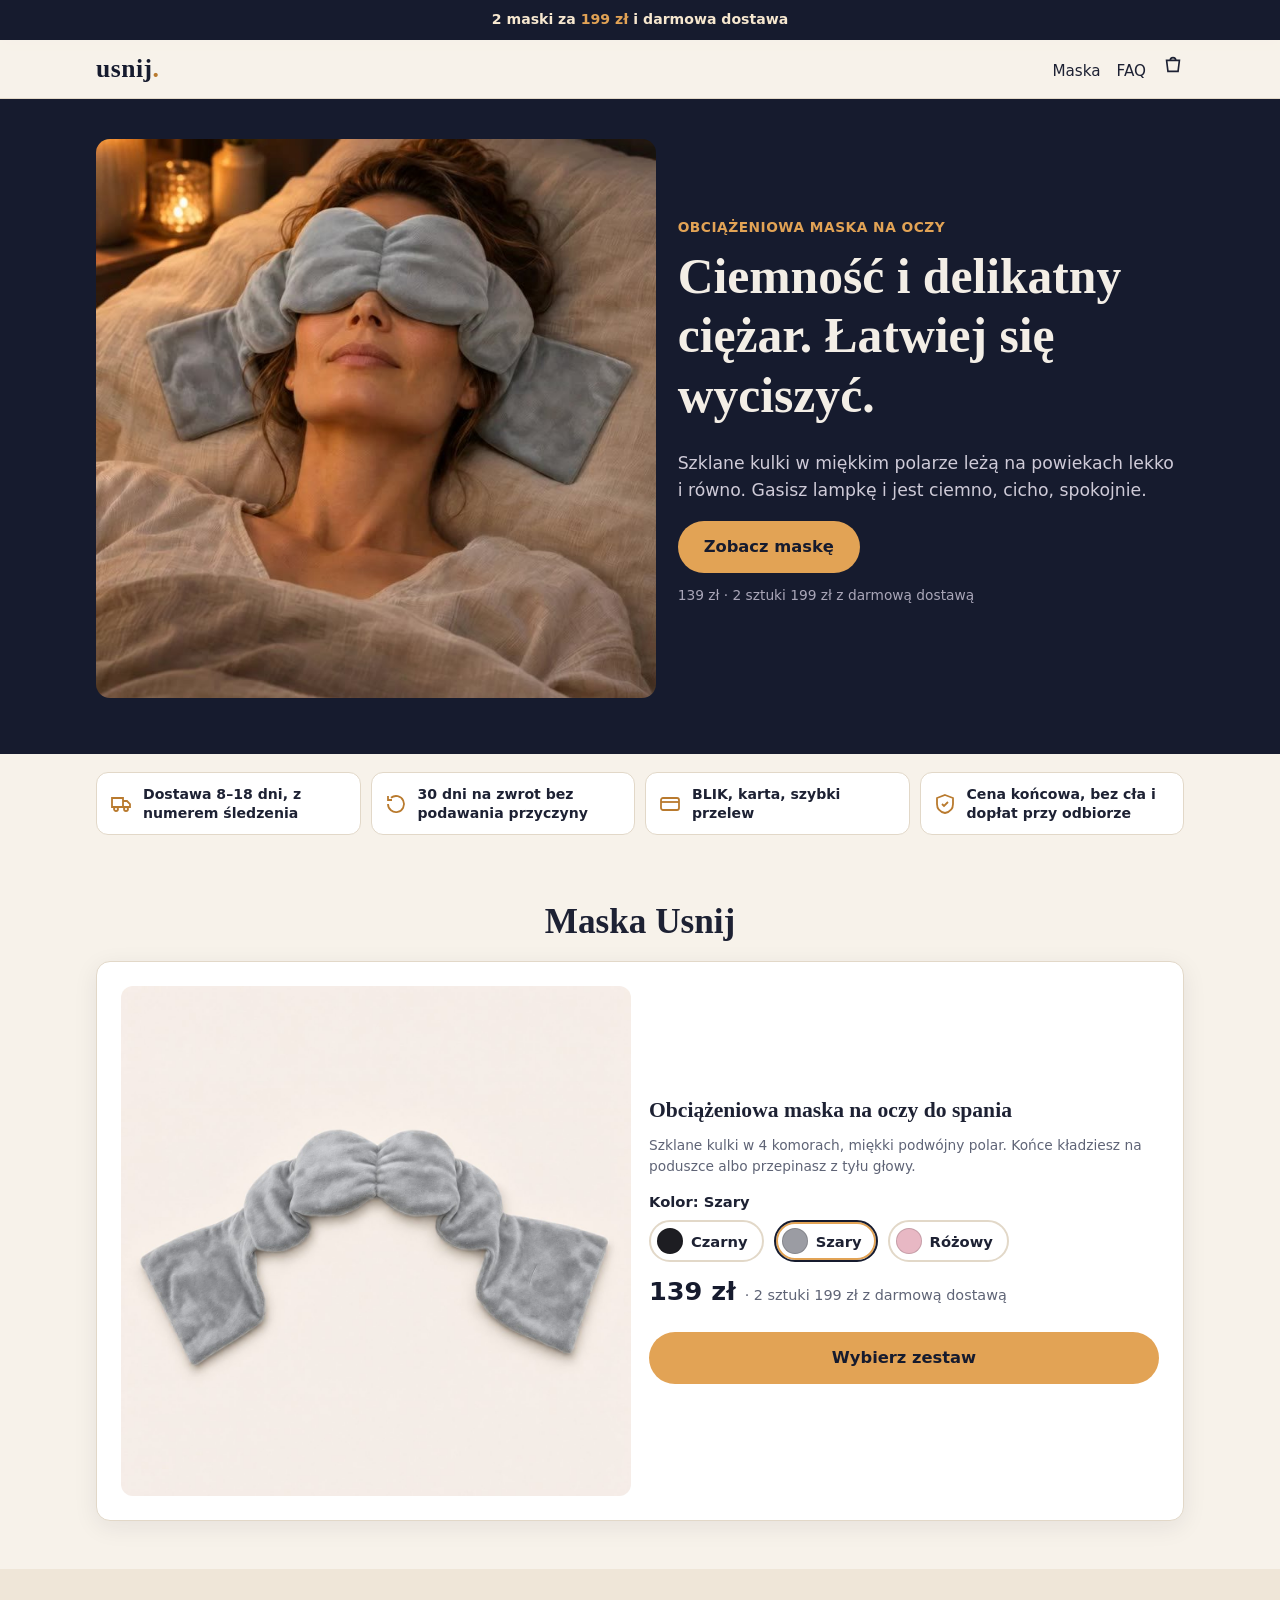
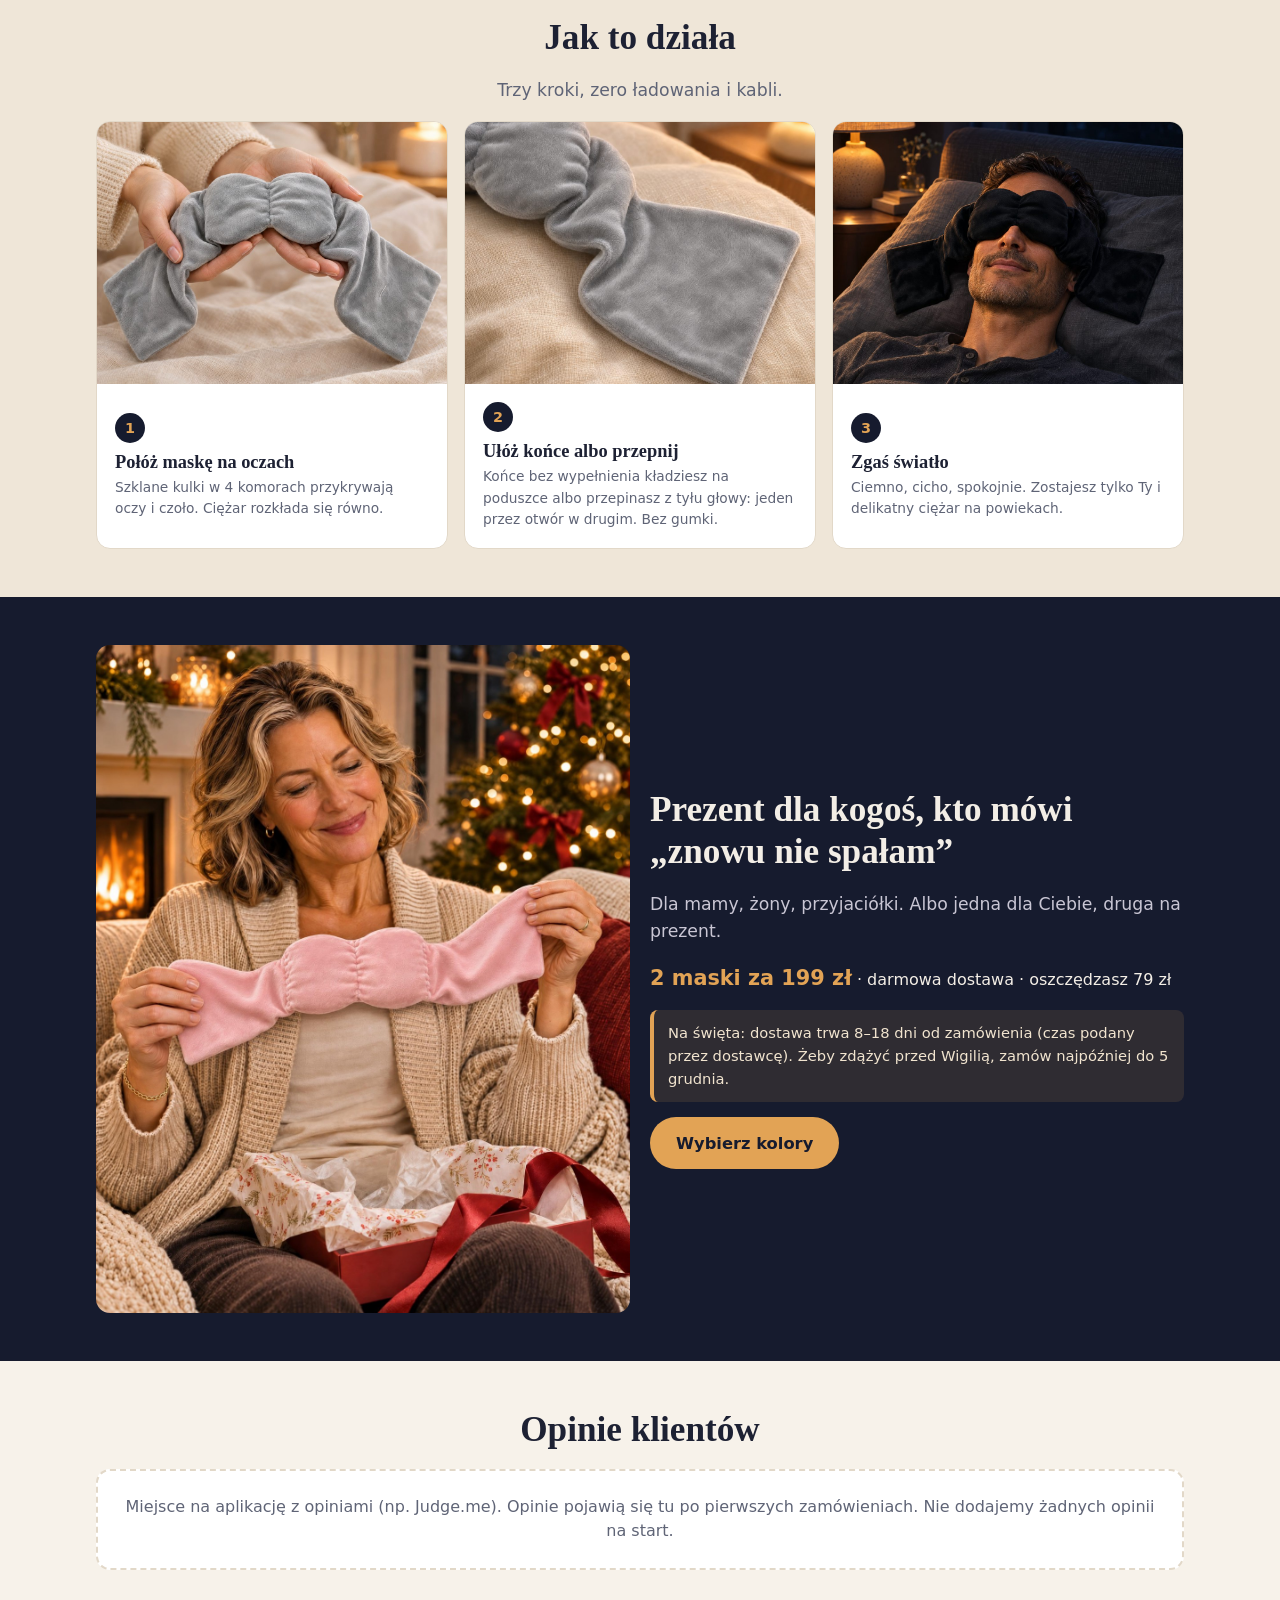
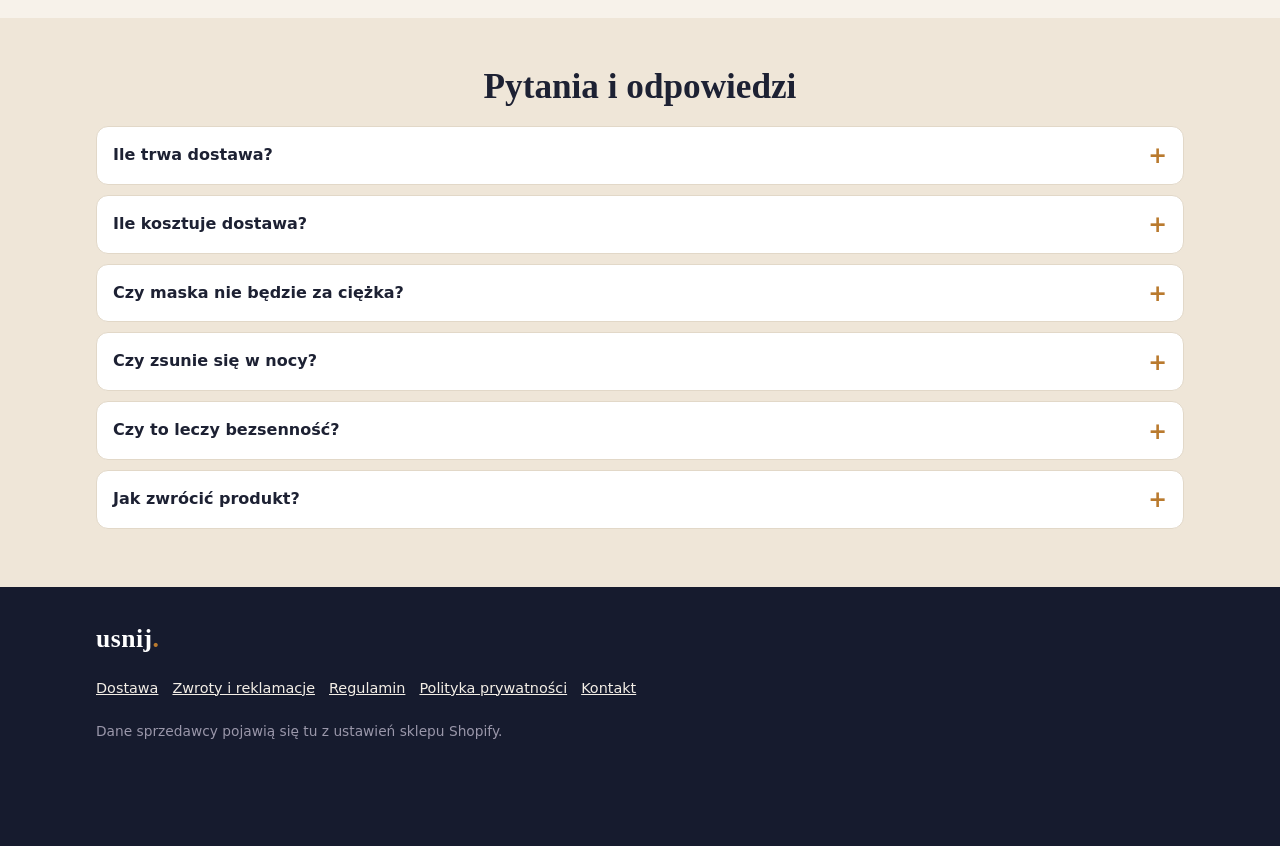
<file: sklep/podglad/index.html>
<!doctype html>
<html lang="pl">
<head>
<meta charset="utf-8">
<meta name="viewport" content="width=device-width,initial-scale=1">
<title>Usnij: obciążeniowa maska na oczy do spania</title>
<meta name="description" content="Obciążeniowa maska na oczy ze szklanymi kulkami. Ciemność i delikatny ciężar na powiekach. 2 maski za 199 zł z darmową dostawą.">
<link rel="stylesheet" href="style.css">
</head>
<body>

<!-- 1. Pasek promocji -->
<div class="promo">2 maski za <b>199 zł</b> i darmowa dostawa</div>

<header class="head"><div class="wrap">
  <a class="logo" href="index.html">usnij<span>.</span></a>
  <nav><a href="produkt.html">Maska</a><a href="#faq">FAQ</a><a class="cart-ico" href="produkt.html" aria-label="Koszyk"><svg width="22" height="22" viewBox="0 0 24 24" fill="none" stroke="currentColor" stroke-width="1.8"><path d="M5 7h14l-1.5 12h-11z"/><path d="M9 7a3 3 0 0 1 6 0"/></svg></a></nav>
</div></header>

<!-- 2. Hero -->
<section class="hero"><div class="wrap">
  <div class="hero-media">
    <video autoplay muted loop playsinline preload="auto" poster="img/hero-petla-poster.jpg" aria-label="Kobieta spokojnie odpoczywa w łóżku z szarą obciążeniową maską Usnij na oczach, ciepłe światło lampki"><source src="img/hero-petla.mp4" type="video/mp4"></video>
  </div>
  <div>
    <p class="small" style="color:#e2a355;font-weight:700;letter-spacing:.5px;text-transform:uppercase;margin-bottom:.6em">Obciążeniowa maska na oczy</p>
    <h1>Ciemność i delikatny ciężar. Łatwiej się wyciszyć.</h1>
    <p class="lead">Szklane kulki w miękkim polarze leżą na powiekach lekko i równo. Gasisz lampkę i jest ciemno, cicho, spokojnie.</p>
    <a class="btn" href="produkt.html">Zobacz maskę</a>
    <p class="small" style="color:#a9a6b8;margin-top:12px">139 zł · 2 sztuki 199 zł z darmową dostawą</p>
  </div>
</div></section>

<!-- 3. Pasek z konkretami -->
<div class="wrap"><div class="trust">
  <div><svg width="24" height="24" viewBox="0 0 24 24" fill="none" stroke="currentColor" stroke-width="1.8"><path d="M3 6h11v9H3zM14 9h4l3 3v3h-7"/><circle cx="7" cy="17" r="2"/><circle cx="17" cy="17" r="2"/></svg>Dostawa 8–18 dni, z numerem śledzenia</div>
  <div><svg width="24" height="24" viewBox="0 0 24 24" fill="none" stroke="currentColor" stroke-width="1.8"><path d="M4 12a8 8 0 1 0 3-6.2"/><path d="M4 4v4h4"/></svg>30 dni na zwrot bez podawania przyczyny</div>
  <div><svg width="24" height="24" viewBox="0 0 24 24" fill="none" stroke="currentColor" stroke-width="1.8"><rect x="3" y="6" width="18" height="12" rx="2"/><path d="M3 10h18"/></svg>BLIK, karta, szybki przelew</div>
  <div><svg width="24" height="24" viewBox="0 0 24 24" fill="none" stroke="currentColor" stroke-width="1.8"><path d="M12 3l8 3v6c0 5-3.5 8-8 9-4.5-1-8-4-8-9V6z"/><path d="M9 12l2 2 4-4"/></svg>Cena końcowa, bez cła i dopłat przy odbiorze</div>
</div></div>

<!-- 4. Produkt -->
<section><div class="wrap">
  <h2 class="center">Maska Usnij</h2>
  <div class="pcard">
    <a class="media" href="produkt.html"><img data-color-img src="img/packshot-szara.jpg" alt="Obciążeniowa maska na oczy Usnij"></a>
    <div>
      <h3 style="font-size:1.35rem">Obciążeniowa maska na oczy do spania</h3>
      <p class="small">Szklane kulki w 4 komorach, miękki podwójny polar. Końce kładziesz na poduszce albo przepinasz z tyłu głowy.</p>
      <div class="label">Kolor: <span data-color-name></span></div>
      <div class="swatches">
        <button class="sw" data-kolor="Czarny"><i style="background:#1d1d22"></i>Czarny</button>
        <button class="sw" data-kolor="Szary"><i style="background:#9b9ca3"></i>Szary</button>
        <button class="sw" data-kolor="Różowy"><i style="background:#e8b8c4"></i>Różowy</button>
      </div>
      <p class="price">139 zł <small>· 2 sztuki 199 zł z darmową dostawą</small></p>
      <a class="btn block" href="produkt.html">Wybierz zestaw</a>
    </div>
  </div>
</div></section>

<!-- 5. Jak to działa -->
<section class="alt"><div class="wrap">
  <h2 class="center">Jak to działa</h2>
  <p class="lead center">Trzy kroki, zero ładowania i kabli.</p>
  <div class="steps">
    <div class="step"><img src="img/dlonie-szara.jpg" alt="Dłonie trzymają miękką szarą maskę Usnij" loading="lazy"><div class="body"><div class="num">1</div><h3>Połóż maskę na oczach</h3><p class="small">Szklane kulki w 4 komorach przykrywają oczy i czoło. Ciężar rozkłada się równo.</p></div></div>
    <div class="step"><img src="img/zblizenie-konce.jpg" alt="Płaski koniec szarej maski leży na poduszce" loading="lazy"><div class="body"><div class="num">2</div><h3>Ułóż końce albo przepnij</h3><p class="small">Końce bez wypełnienia kładziesz na poduszce albo przepinasz z tyłu głowy: jeden przez otwór w drugim. Bez gumki.</p></div></div>
    <div class="step"><img src="img/mezczyzna-czarna.jpg" alt="Mężczyzna odpoczywa w ciemnej sypialni z czarną maską Usnij na oczach" style="object-position:center 30%" loading="lazy"><div class="body"><div class="num">3</div><h3>Zgaś światło</h3><p class="small">Ciemno, cicho, spokojnie. Zostajesz tylko Ty i delikatny ciężar na powiekach.</p></div></div>
  </div>
</div></section>

<!-- 6a. Prezent -->
<section class="dark"><div class="wrap gift">
  <img src="img/prezent-rozowa.jpg" alt="Kobieta przy choince trzyma różową maskę Usnij wyjętą z prezentu" style="border-radius:14px" loading="lazy">
  <div>
    <h2>Prezent dla kogoś, kto mówi „znowu nie spałam”</h2>
    <p class="lead">Dla mamy, żony, przyjaciółki. Albo jedna dla Ciebie, druga na prezent.</p>
    <p><b style="color:#e2a355;font-size:1.3rem">2 maski za 199 zł</b> · darmowa dostawa · oszczędzasz 79 zł</p>
    <p class="note">Na święta: dostawa trwa 8–18 dni od zamówienia (czas podany przez dostawcę). Żeby zdążyć przed Wigilią, zamów najpóźniej do 5 grudnia.</p>
    <a class="btn" href="produkt.html">Wybierz kolory</a>
  </div>
</div></section>

<!-- 6b. Opinie -->
<section><div class="wrap">
  <h2 class="center">Opinie klientów</h2>
  <div class="reviews-slot">Miejsce na aplikację z opiniami (np. Judge.me). Opinie pojawią się tu po pierwszych zamówieniach. Nie dodajemy żadnych opinii na start.</div>
</div></section>

<!-- 6c. FAQ -->
<section class="alt" id="faq"><div class="wrap">
  <h2 class="center">Pytania i odpowiedzi</h2>
  <details><summary>Ile trwa dostawa?</summary><div class="in">8 do 18 dni od zamówienia: 1–3 dni przygotowania i 7–15 dni transportu. Wysyłamy z magazynu zagranicznego, a numer śledzenia dostajesz mailem zaraz po nadaniu. Jeśli paczka nie dotrze w ciągu 25 dni od nadania, wysyłamy nową albo oddajemy pieniądze, do wyboru.</div></details>
  <details><summary>Ile kosztuje dostawa?</summary><div class="in">Przy zamówieniu od 199 zł dostawa jest darmowa. Poniżej 199 zł kosztuje 12,99 zł. Cena jest końcowa, bez cła i dopłat przy odbiorze.</div></details>
  <details><summary>Czy maska nie będzie za ciężka?</summary><div class="in">Kulki są w 4 osobnych komorach, więc ciężar rozkłada się równo na oczach i czole, zamiast uciskać jeden punkt. Jeśli Ci nie posłuży, masz 30 dni na zwrot.</div></details>
  <details><summary>Czy zsunie się w nocy?</summary><div class="in">Końce maski są bez wypełnienia i leżą płasko na poduszce albo pod głową. Możesz też przepiąć maskę z tyłu głowy: jeden koniec przekładasz przez otwór w drugim. Bez gumki.</div></details>
  <details><summary>Czy to leczy bezsenność?</summary><div class="in">Nie. To nie jest wyrób medyczny. Maska daje ciemność i delikatny, równy ciężar na powiekach, co wielu osobom pomaga się wyciszyć.</div></details>
  <details><summary>Jak zwrócić produkt?</summary><div class="in">Masz 30 dni od odbioru na zwrot bez podawania przyczyny (ustawowo 14 dni, wydłużamy dobrowolnie). Napisz do nas z numerem zamówienia, a pieniądze oddamy w ciągu 14 dni od otrzymania paczki.</div></details>
</div></section>

<footer><div class="wrap">
  <a class="logo" href="index.html" style="color:#fff">usnij<span>.</span></a>
  <p style="margin-top:10px"><a href="#">Dostawa</a><a href="#">Zwroty i reklamacje</a><a href="#">Regulamin</a><a href="#">Polityka prywatności</a><a href="#">Kontakt</a></p>
  <p class="small" style="color:#9a97aa">Dane sprzedawcy pojawią się tu z ustawień sklepu Shopify.</p>
</div></footer>

<div class="toast" role="status"></div>
<script src="app.js"></script>
</body>
</html>
</file>
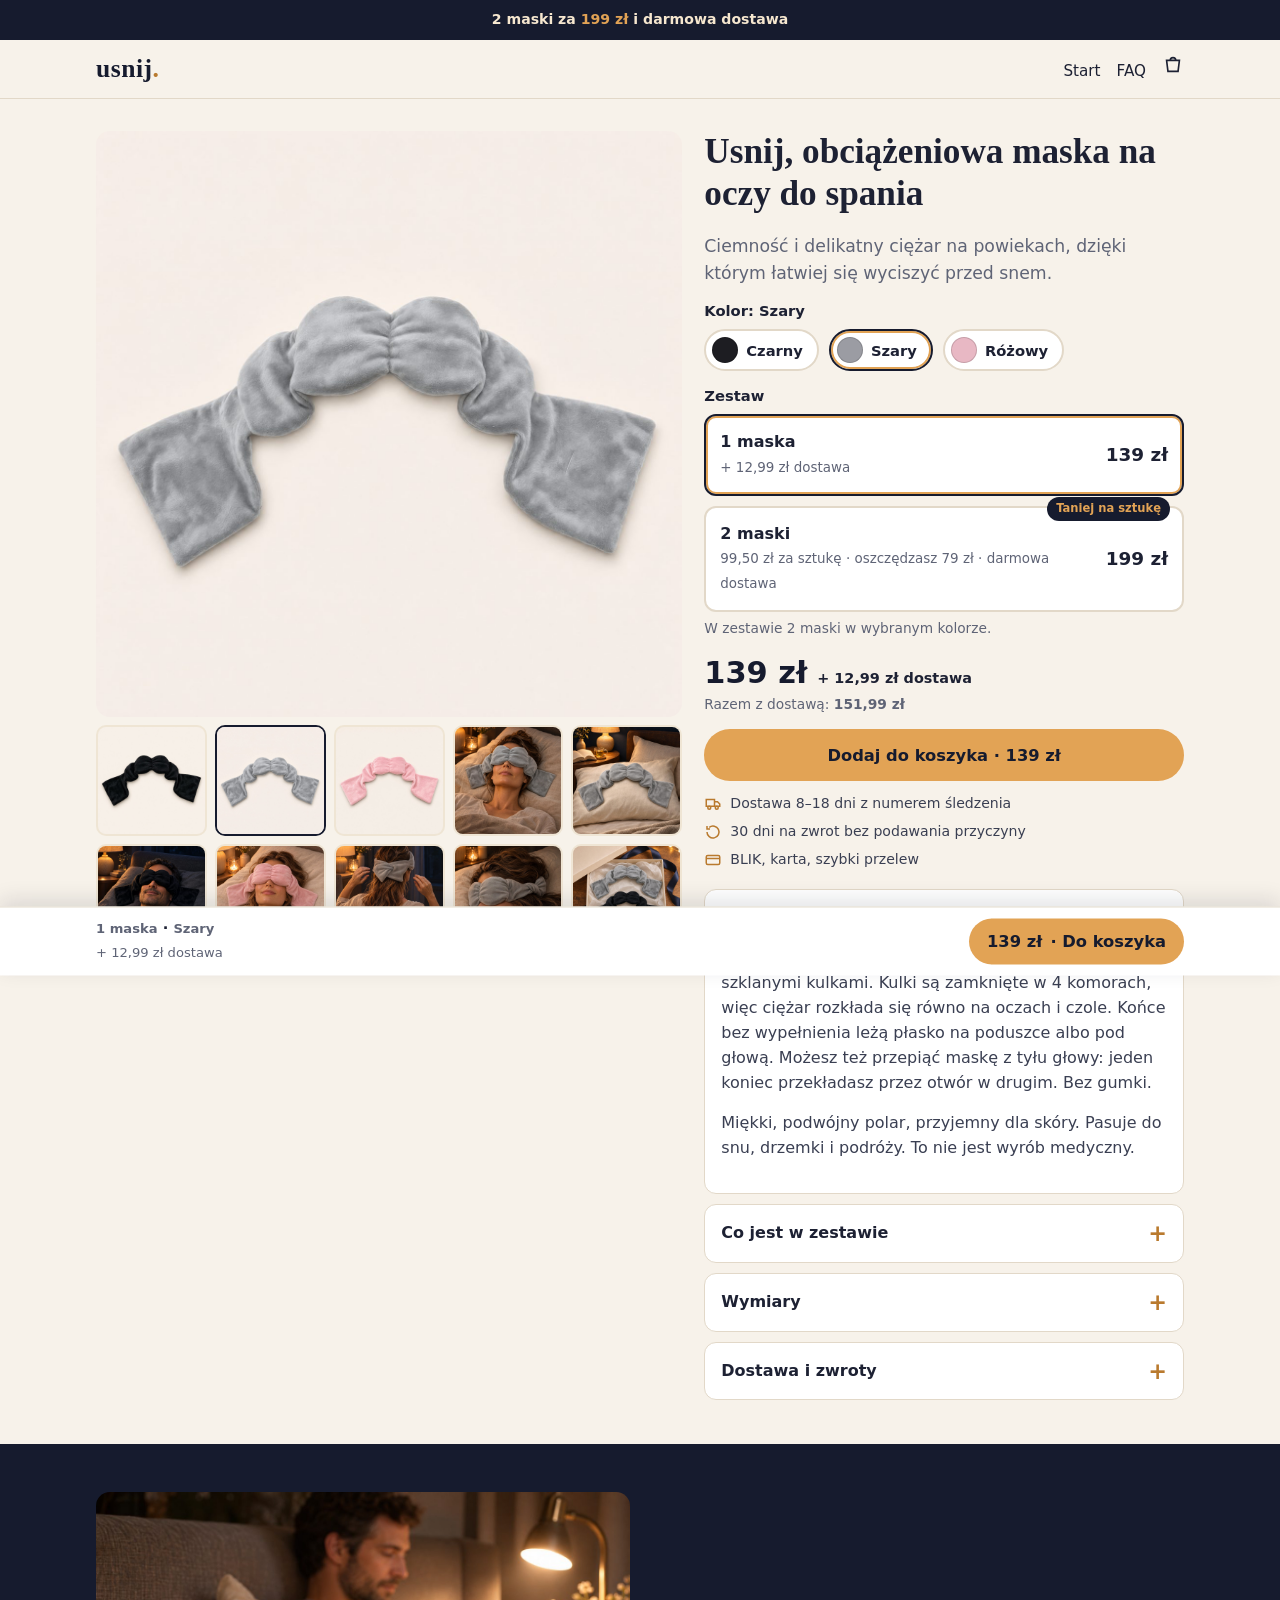
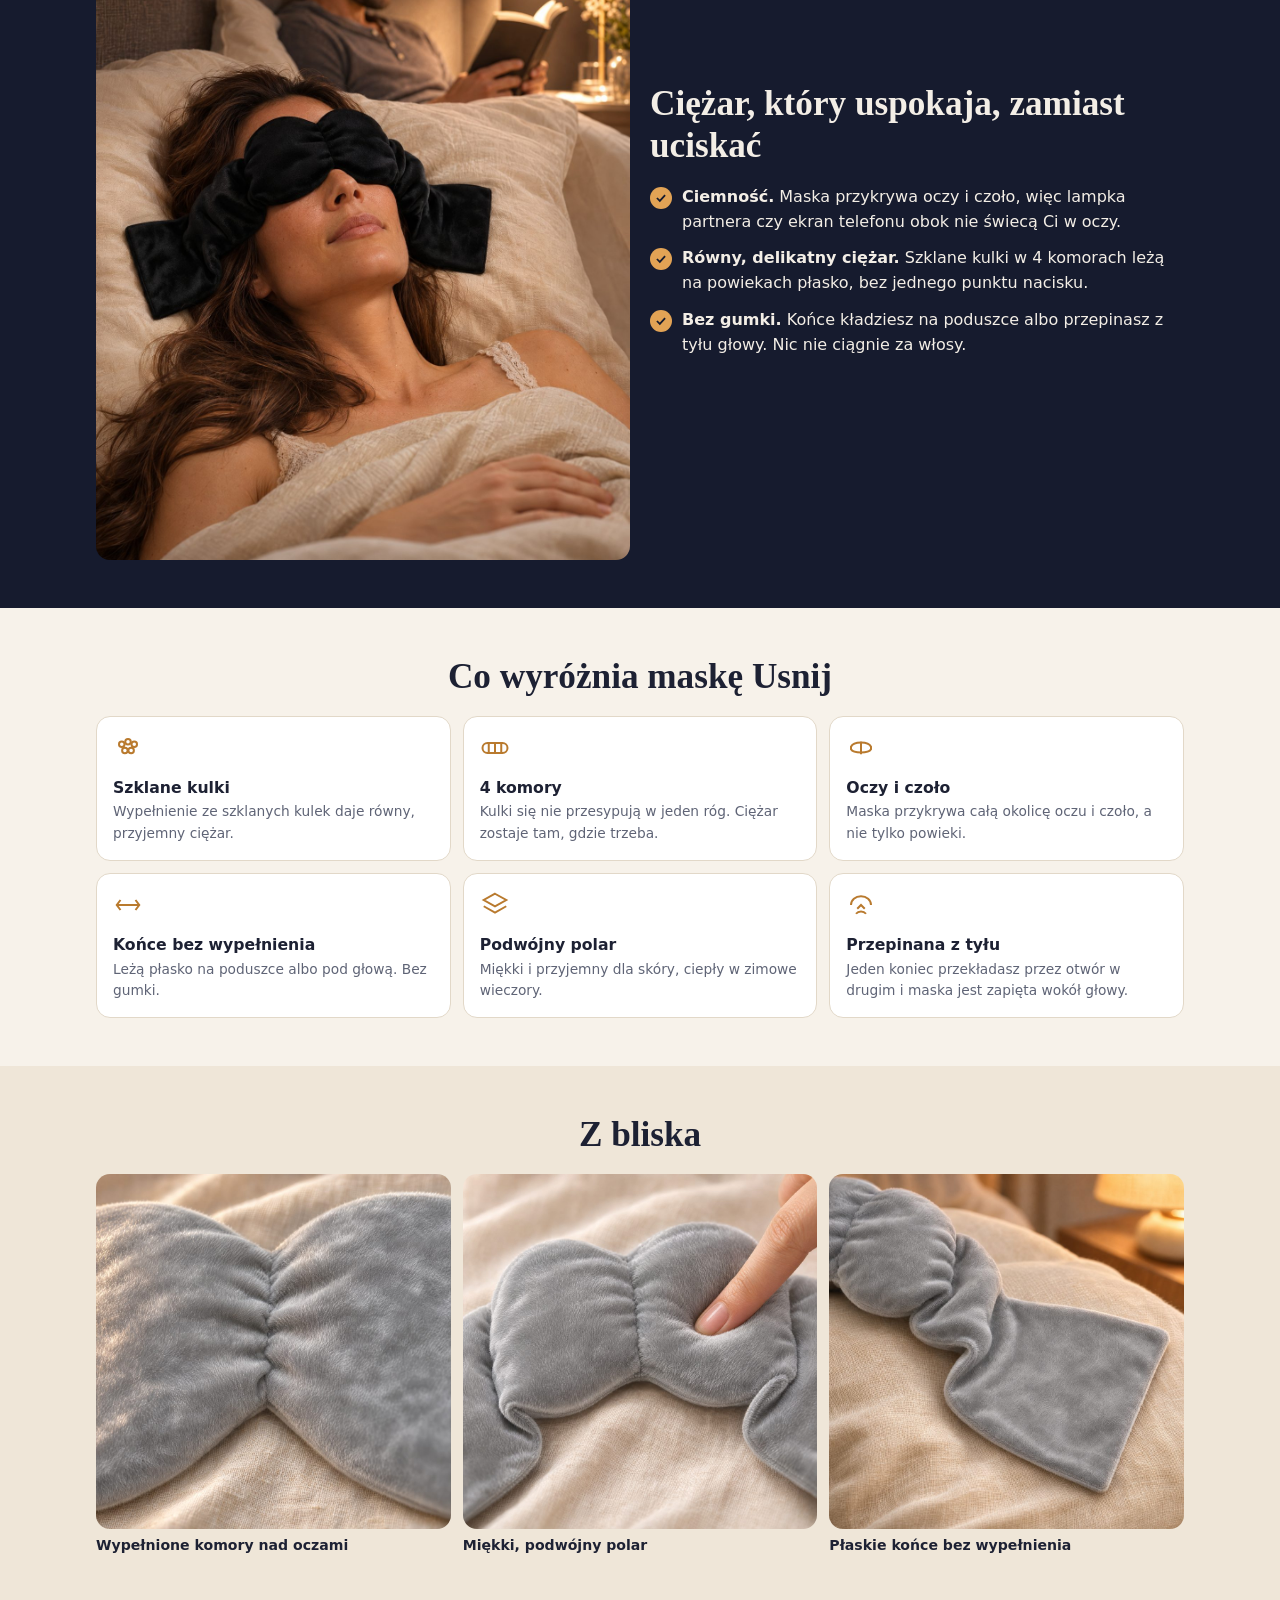
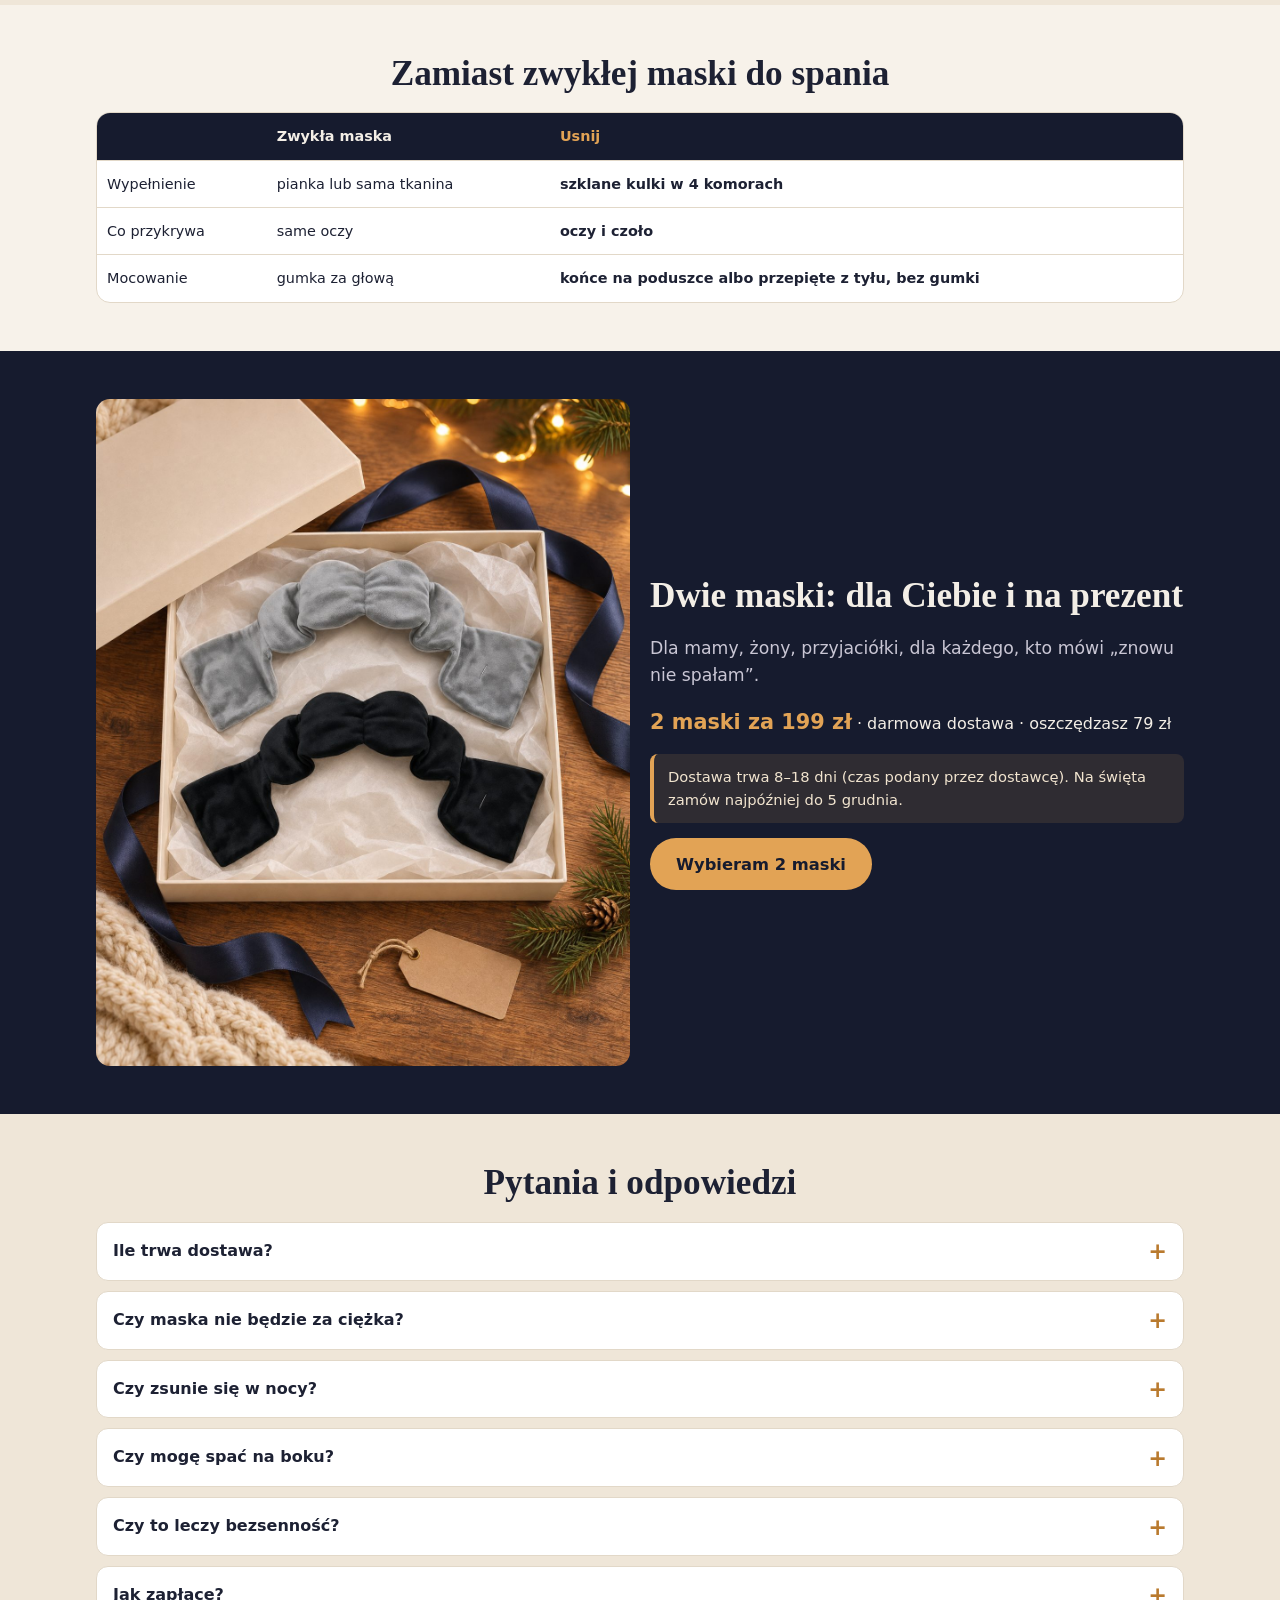
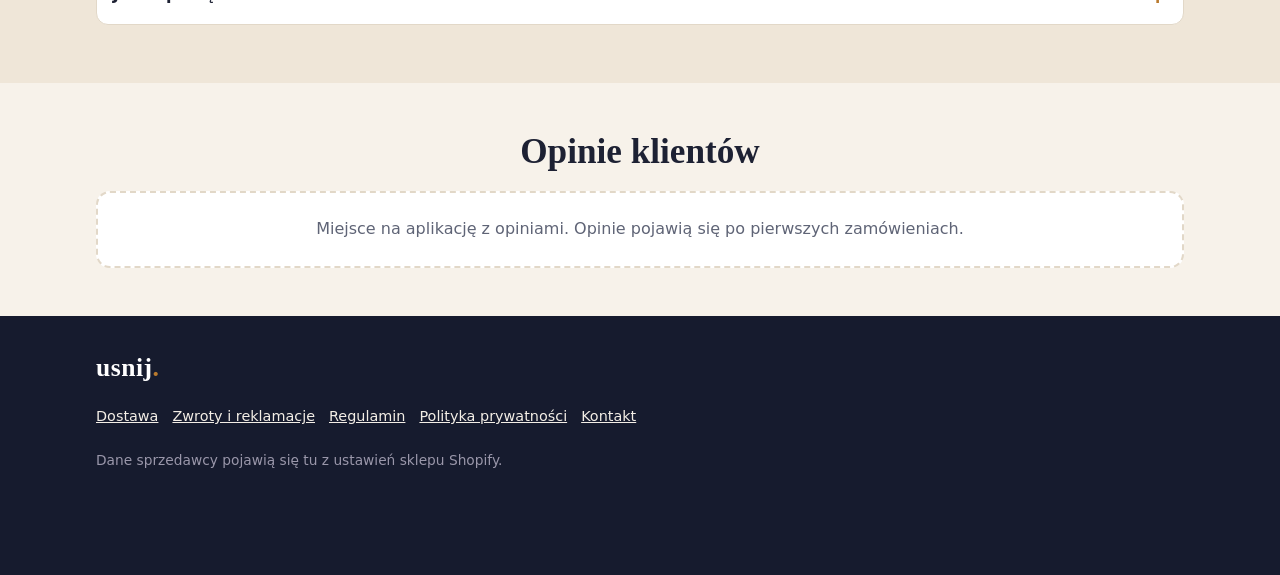
<file: sklep/podglad/produkt.html>
<!doctype html>
<html lang="pl">
<head>
<meta charset="utf-8">
<meta name="viewport" content="width=device-width,initial-scale=1">
<title>Usnij: obciążeniowa maska na oczy do spania</title>
<meta name="description" content="Obciążeniowa maska na oczy ze szklanymi kulkami w miękkim polarze. 139 zł, 2 sztuki 199 zł z darmową dostawą.">
<link rel="stylesheet" href="style.css">
</head>
<body>

<div class="promo">2 maski za <b>199 zł</b> i darmowa dostawa</div>
<header class="head"><div class="wrap">
  <a class="logo" href="index.html">usnij<span>.</span></a>
  <nav><a href="index.html">Start</a><a href="#faq">FAQ</a><a class="cart-ico" href="#" aria-label="Koszyk"><svg width="22" height="22" viewBox="0 0 24 24" fill="none" stroke="currentColor" stroke-width="1.8"><path d="M5 7h14l-1.5 12h-11z"/><path d="M9 7a3 3 0 0 1 6 0"/></svg></a></nav>
</div></header>

<!-- 1. Galeria i zakup -->
<div class="wrap pdp">
  <div class="gal">
    <div class="gal-main"><img data-color-img src="img/packshot-szara.jpg" alt="Obciążeniowa maska na oczy Usnij"></div>
    <div class="thumbs">
      <button class="thumb" data-kolor-thumb="Czarny"><img src="img/packshot-czarna.jpg" alt="Kolor czarny"><template><img src="img/packshot-czarna.jpg" alt="Maska Usnij, kolor czarny"></template></button>
      <button class="thumb" data-kolor-thumb="Szary" aria-current="true"><img src="img/packshot-szara.jpg" alt="Kolor szary"><template><img src="img/packshot-szara.jpg" alt="Maska Usnij, kolor szary"></template></button>
      <button class="thumb" data-kolor-thumb="Różowy"><img src="img/packshot-rozowa.jpg" alt="Kolor różowy"><template><img src="img/packshot-rozowa.jpg" alt="Maska Usnij, kolor różowy"></template></button>
      <button class="thumb"><img src="img/hero-szara-lozko.jpg" alt="Maska w użyciu" loading="lazy"><template><img src="img/hero-szara-lozko.jpg" alt="Szara maska Usnij na oczach w łóżku"></template></button>
      <button class="thumb"><img src="img/stolik-wieczor.jpg" alt="Maska na poduszce" loading="lazy"><template><img src="img/stolik-wieczor.jpg" alt="Szara maska Usnij leży na poduszce obok lampki i herbaty" style="object-position:center 65%"></template></button>
      <button class="thumb"><img src="img/mezczyzna-czarna.jpg" alt="Czarna maska w użyciu" loading="lazy"><template><img src="img/mezczyzna-czarna.jpg" alt="Mężczyzna z czarną maską Usnij na oczach w ciemnej sypialni" style="object-position:center 30%"></template></button>
      <button class="thumb"><img src="img/rozowa-lozko.jpg" alt="Różowa maska w użyciu" loading="lazy"><template><img src="img/rozowa-lozko.jpg" alt="Różowa maska Usnij na oczach w łóżku"></template></button>
      <button class="thumb"><img src="img/zapieta-z-tylu.jpg" alt="Maska przepięta z tyłu" loading="lazy"><template><img src="img/zapieta-z-tylu.jpg" alt="Szara maska Usnij przepięta z tyłu głowy: jeden koniec przełożony przez otwór w drugim" style="object-position:center 35%"></template></button>
      <button class="thumb"><img src="img/na-boku-zapieta.jpg" alt="Sen na boku w przepiętej masce" loading="lazy"><template><img src="img/na-boku-zapieta.jpg" alt="Kobieta śpi na boku w szarej masce Usnij przepiętej wokół głowy"></template></button>
      <button class="thumb"><img src="img/prezent-2-maski.jpg" alt="Dwie maski w pudełku" loading="lazy"><template><img src="img/prezent-2-maski.jpg" alt="Szara i czarna maska Usnij w pudełku prezentowym" style="object-position:center 45%"></template></button>
    </div>
  </div>

  <div class="buy">
    <h1>Usnij, obciążeniowa maska na oczy do spania</h1>
    <p class="lead" style="margin-bottom:.4em">Ciemność i delikatny ciężar na powiekach, dzięki którym łatwiej się wyciszyć przed snem.</p>

    <div class="label">Kolor: <span data-color-name></span></div>
    <div class="swatches">
      <button class="sw" data-kolor="Czarny"><i style="background:#1d1d22"></i>Czarny</button>
      <button class="sw" data-kolor="Szary"><i style="background:#9b9ca3"></i>Szary</button>
      <button class="sw" data-kolor="Różowy"><i style="background:#e8b8c4"></i>Różowy</button>
    </div>

    <div class="label">Zestaw</div>
    <div class="sets">
      <button class="set" data-zestaw="1"><span><span class="t">1 maska</span><br><span class="s">+ 12,99 zł dostawa</span></span><span class="p">139 zł</span></button>
      <button class="set" data-zestaw="2"><span class="badge">Taniej na sztukę</span><span><span class="t">2 maski</span><br><span class="s">99,50 zł za sztukę · oszczędzasz 79 zł · darmowa dostawa</span></span><span class="p">199 zł</span></button>
    </div>
    <p class="small" style="margin-top:6px">W zestawie 2 maski w wybranym kolorze.</p>

    <div class="pricebox"><span class="price" data-price></span><span class="ship" data-ship></span></div>
    <p class="small">Razem z dostawą: <b data-total></b></p>
    <button class="btn block" id="main-atc" data-atc><span data-atc-label>Dodaj do koszyka</span></button>

    <div class="mini-trust">
      <span><svg width="18" height="18" viewBox="0 0 24 24" fill="none" stroke="currentColor" stroke-width="2"><path d="M3 6h11v9H3zM14 9h4l3 3v3h-7"/><circle cx="7" cy="17" r="2"/><circle cx="17" cy="17" r="2"/></svg>Dostawa 8–18 dni z numerem śledzenia</span>
      <span><svg width="18" height="18" viewBox="0 0 24 24" fill="none" stroke="currentColor" stroke-width="2"><path d="M4 12a8 8 0 1 0 3-6.2"/><path d="M4 4v4h4"/></svg>30 dni na zwrot bez podawania przyczyny</span>
      <span><svg width="18" height="18" viewBox="0 0 24 24" fill="none" stroke="currentColor" stroke-width="2"><rect x="3" y="6" width="18" height="12" rx="2"/><path d="M3 10h18"/></svg>BLIK, karta, szybki przelew</span>
    </div>

    <!-- 2. Zakładki -->
    <div style="margin-top:18px">
      <details open><summary>Opis</summary><div class="in"><p>Usnij to obciążeniowa maska na oczy wypełniona szklanymi kulkami. Kulki są zamknięte w 4 komorach, więc ciężar rozkłada się równo na oczach i czole. Końce bez wypełnienia leżą płasko na poduszce albo pod głową. Możesz też przepiąć maskę z tyłu głowy: jeden koniec przekładasz przez otwór w drugim. Bez gumki.</p><p>Miękki, podwójny polar, przyjemny dla skóry. Pasuje do snu, drzemki i podróży. To nie jest wyrób medyczny.</p></div></details>
      <details><summary>Co jest w zestawie</summary><div class="in"><ul><li>1 maska: 1 × obciążeniowa maska na oczy</li><li>2 maski: 2 × obciążeniowa maska na oczy (w wybranym kolorze)</li></ul></div></details>
      <details><summary>Wymiary</summary><div class="in"><ul><li>Długość i szerokość: ok. 70 × 12 cm (wg opisu dostawcy, do potwierdzenia)</li><li>Waga maski: [do potwierdzenia u dostawcy]</li><li>Materiał: podwójny polar, wypełnienie: szklane kulki w 4 komorach</li><li>Na jednym końcu otwór do przepięcia maski z tyłu głowy</li></ul></div></details>
      <details><summary>Dostawa i zwroty</summary><div class="in"><ul><li>Dostawa 8–18 dni: 1–3 dni przygotowania + 7–15 dni transportu, z numerem śledzenia</li><li>Darmowa od 199 zł, poniżej 12,99 zł</li><li>Cena końcowa, bez cła i dopłat przy odbiorze</li><li>30 dni na zwrot bez podawania przyczyny</li><li>Paczka nie dotarła w 25 dni od nadania: nowa albo zwrot pieniędzy</li></ul></div></details>
    </div>
  </div>
</div>

<!-- 3. Najważniejsza korzyść -->
<section class="dark"><div class="wrap benefit">
  <img src="img/para-czarna.jpg" alt="Kobieta śpi z czarną maską Usnij na oczach, a obok partner czyta przy zapalonej lampce" style="border-radius:14px" loading="lazy">
  <div>
    <h2>Ciężar, który uspokaja, zamiast uciskać</h2>
    <ul class="ticks">
      <li><span><b>Ciemność.</b> Maska przykrywa oczy i czoło, więc lampka partnera czy ekran telefonu obok nie świecą Ci w oczy.</span></li>
      <li><span><b>Równy, delikatny ciężar.</b> Szklane kulki w 4 komorach leżą na powiekach płasko, bez jednego punktu nacisku.</span></li>
      <li><span><b>Bez gumki.</b> Końce kładziesz na poduszce albo przepinasz z tyłu głowy. Nic nie ciągnie za włosy.</span></li>
    </ul>
  </div>
</div></section>

<!-- 4. Cechy -->
<section><div class="wrap">
  <h2 class="center">Co wyróżnia maskę Usnij</h2>
  <div class="features">
    <div class="feat"><svg viewBox="0 0 24 24" fill="none" stroke="currentColor" stroke-width="1.6"><circle cx="7" cy="9" r="2.2"/><circle cx="12" cy="7" r="2.2"/><circle cx="17" cy="9" r="2.2"/><circle cx="9.5" cy="14" r="2.2"/><circle cx="14.5" cy="14" r="2.2"/></svg><h3>Szklane kulki</h3><p>Wypełnienie ze szklanych kulek daje równy, przyjemny ciężar.</p></div>
    <div class="feat"><svg viewBox="0 0 24 24" fill="none" stroke="currentColor" stroke-width="1.6"><rect x="2" y="8" width="20" height="8" rx="4"/><path d="M7 8v8M12 8v8M17 8v8"/></svg><h3>4 komory</h3><p>Kulki się nie przesypują w jeden róg. Ciężar zostaje tam, gdzie trzeba.</p></div>
    <div class="feat"><svg viewBox="0 0 24 24" fill="none" stroke="currentColor" stroke-width="1.6"><path d="M4 11c2-4.5 14-4.5 16 0v2c-2 3.5-14 3.5-16 0z"/><path d="M12 7v10"/></svg><h3>Oczy i czoło</h3><p>Maska przykrywa całą okolicę oczu i czoło, a nie tylko powieki.</p></div>
    <div class="feat"><svg viewBox="0 0 24 24" fill="none" stroke="currentColor" stroke-width="1.6"><path d="M3 12h18"/><path d="M6 8l-3 4 3 4M18 8l3 4-3 4"/></svg><h3>Końce bez wypełnienia</h3><p>Leżą płasko na poduszce albo pod głową. Bez gumki.</p></div>
    <div class="feat"><svg viewBox="0 0 24 24" fill="none" stroke="currentColor" stroke-width="1.6"><path d="M12 3l9 5-9 5-9-5z"/><path d="M3 13l9 5 9-5"/></svg><h3>Podwójny polar</h3><p>Miękki i przyjemny dla skóry, ciepły w zimowe wieczory.</p></div>
    <div class="feat"><svg viewBox="0 0 24 24" fill="none" stroke="currentColor" stroke-width="1.6"><path d="M4 12c0-4 3.5-7 8-7s8 3 8 7"/><path d="M9 15l3-3 3 3"/><path d="M8 19c2-2.5 6-2.5 8 0"/></svg><h3>Przepinana z tyłu</h3><p>Jeden koniec przekładasz przez otwór w drugim i maska jest zapięta wokół głowy.</p></div>
  </div>
</div></section>

<!-- 5. Z bliska -->
<section class="alt"><div class="wrap">
  <h2 class="center">Z bliska</h2>
  <div class="closeups">
    <figure><img src="img/zblizenie-srodek.jpg" alt="Zbliżenie marszczonego środka maski między dwiema wypełnionymi komorami" style="border-radius:14px;aspect-ratio:1/1;object-fit:cover" loading="lazy"><figcaption>Wypełnione komory nad oczami</figcaption></figure>
    <figure><img src="img/zblizenie-polar.jpg" alt="Palec delikatnie wciska się w miękki polar maski" style="border-radius:14px;aspect-ratio:1/1;object-fit:cover" loading="lazy"><figcaption>Miękki, podwójny polar</figcaption></figure>
    <figure><img src="img/zblizenie-konce.jpg" alt="Płaski koniec maski bez wypełnienia leży na poduszce" style="border-radius:14px;aspect-ratio:1/1;object-fit:cover" loading="lazy"><figcaption>Płaskie końce bez wypełnienia</figcaption></figure>
  </div>
</div></section>

<!-- 6a. Porównanie -->
<section><div class="wrap">
  <h2 class="center">Zamiast zwykłej maski do spania</h2>
  <table class="compare">
    <tr><th></th><th>Zwykła maska</th><th>Usnij</th></tr>
    <tr><td>Wypełnienie</td><td>pianka lub sama tkanina</td><td>szklane kulki w 4 komorach</td></tr>
    <tr><td>Co przykrywa</td><td>same oczy</td><td>oczy i czoło</td></tr>
    <tr><td>Mocowanie</td><td>gumka za głową</td><td>końce na poduszce albo przepięte z tyłu, bez gumki</td></tr>
  </table>
</div></section>

<!-- 6b. Prezent -->
<section class="dark"><div class="wrap gift">
  <img src="img/prezent-2-maski.jpg" alt="Szara i czarna maska Usnij w otwartym pudełku prezentowym z granatową wstążką" style="border-radius:14px" loading="lazy">
  <div>
    <h2>Dwie maski: dla Ciebie i na prezent</h2>
    <p class="lead">Dla mamy, żony, przyjaciółki, dla każdego, kto mówi „znowu nie spałam”.</p>
    <p><b style="color:#e2a355;font-size:1.3rem">2 maski za 199 zł</b> · darmowa dostawa · oszczędzasz 79 zł</p>
    <p class="note">Dostawa trwa 8–18 dni (czas podany przez dostawcę). Na święta zamów najpóźniej do 5 grudnia.</p>
    <button class="btn" data-atc data-pick-set="2">Wybieram 2 maski</button>
  </div>
</div></section>

<!-- 6c. FAQ -->
<section class="alt" id="faq"><div class="wrap">
  <h2 class="center">Pytania i odpowiedzi</h2>
  <details><summary>Ile trwa dostawa?</summary><div class="in">8 do 18 dni od zamówienia (1–3 dni przygotowania i 7–15 dni transportu), z numerem śledzenia. Jeśli paczka nie dotrze w ciągu 25 dni od nadania, wysyłamy nową albo oddajemy pieniądze.</div></details>
  <details><summary>Czy maska nie będzie za ciężka?</summary><div class="in">Ciężar rozkłada się na 4 komory, więc nie uciska jednego punktu. Jeśli Ci nie posłuży, masz 30 dni na zwrot.</div></details>
  <details><summary>Czy zsunie się w nocy?</summary><div class="in">Końce bez wypełnienia leżą płasko na poduszce albo pod głową. Jeśli śpisz niespokojnie, przepnij maskę z tyłu głowy: jeden koniec przełóż przez otwór w drugim.</div></details>
  <details><summary>Czy mogę spać na boku?</summary><div class="in">Tak. Przepnij maskę z tyłu głowy (jeden koniec przez otwór w drugim), wtedy jest zapięta wokół głowy, bez gumki.</div></details>
  <details><summary>Czy to leczy bezsenność?</summary><div class="in">Nie, to nie jest wyrób medyczny. Daje ciemność i delikatny ciężar, co wielu osobom pomaga się wyciszyć.</div></details>
  <details><summary>Jak zapłacę?</summary><div class="in">BLIK, kartą albo szybkim przelewem. Cena jest końcowa, bez dopłat przy odbiorze.</div></details>
</div></section>

<section><div class="wrap">
  <h2 class="center">Opinie klientów</h2>
  <div class="reviews-slot">Miejsce na aplikację z opiniami. Opinie pojawią się po pierwszych zamówieniach.</div>
</div></section>

<footer><div class="wrap">
  <a class="logo" href="index.html" style="color:#fff">usnij<span>.</span></a>
  <p style="margin-top:10px"><a href="#">Dostawa</a><a href="#">Zwroty i reklamacje</a><a href="#">Regulamin</a><a href="#">Polityka prywatności</a><a href="#">Kontakt</a></p>
  <p class="small" style="color:#9a97aa">Dane sprzedawcy pojawią się tu z ustawień sklepu Shopify.</p>
</div></footer>

<!-- 7. Przyklejony pasek -->
<div class="sticky" aria-hidden="true"><div class="wrap">
  <div class="info"><b><span data-set-name></span> · <span data-color-name></span></b><span data-ship></span></div>
  <button class="btn" data-atc><span data-price></span> · Do koszyka</button>
</div></div>

<div class="toast" role="status"></div>
<script src="app.js"></script>
</body>
</html>
</file>
<file: sklep/podglad/style.css>
/* Usnij: podgląd sklepu. Najpierw telefon, potem komputer. */
:root{
  --night:#161b2e; --night-2:#21283f; --ink:#1d2133; --muted:#5f6476;
  --cream:#f7f2ea; --sand:#efe6d8; --line:#e2d8c8; --white:#fff;
  --amber:#e2a355; --amber-d:#b97a2e; --ok:#2f7d5b;
  --r:14px; --shadow:0 6px 24px rgba(22,27,46,.08);
  --serif:Georgia,"Times New Roman",serif;
  --sans:system-ui,-apple-system,"Segoe UI",Roboto,Arial,sans-serif;
}
*{box-sizing:border-box}
html{-webkit-text-size-adjust:100%}
body{margin:0;background:var(--cream);color:var(--ink);font:16px/1.55 var(--sans);overflow-x:hidden}
img{max-width:100%;display:block}
a{color:inherit}
h1,h2,h3{font-family:var(--serif);line-height:1.2;margin:0 0 .5em;font-weight:600}
h1{font-size:clamp(1.9rem,6vw,3.1rem)} h2{font-size:clamp(1.5rem,4.6vw,2.2rem)} h3{font-size:1.15rem}
p{margin:0 0 1em}
.wrap{width:100%;max-width:1120px;margin:0 auto;padding:0 16px}
section{padding:48px 0}
.alt{background:var(--sand)}
.dark{background:var(--night);color:#f3eee6}
.center{text-align:center}
.lead{font-size:1.08rem;color:var(--muted)} .dark .lead{color:#c9c6d4}
.small{font-size:.86rem;color:var(--muted)}
.btn{display:inline-flex;align-items:center;justify-content:center;gap:.5em;min-height:52px;padding:0 26px;border:0;border-radius:999px;background:var(--amber);color:var(--night);font:600 1.02rem var(--sans);text-decoration:none;cursor:pointer;transition:transform .15s,background .15s}
.btn:hover{background:#eab36c}.btn:active{transform:scale(.98)}
.btn.block{width:100%}
.btn.dark-btn{background:var(--night);color:#fff}
/* Pasek promocji */
.promo{background:var(--night);color:#f6e7cf;text-align:center;font-size:.88rem;padding:9px 12px;font-weight:600}
.promo b{color:var(--amber)}
/* Nagłówek */
.head{position:sticky;top:0;z-index:20;background:rgba(247,242,234,.96);backdrop-filter:blur(6px);border-bottom:1px solid var(--line)}
.head .wrap{display:flex;align-items:center;justify-content:space-between;height:58px}
.logo{font-family:var(--serif);font-size:1.6rem;font-weight:700;letter-spacing:.5px;text-decoration:none;color:var(--night)}
.logo span{color:var(--amber-d)}
.head nav a{font-size:.95rem;text-decoration:none;margin-left:16px}
.cart-ico{display:inline-flex;align-items:center;gap:6px}
/* Hero */
.hero{padding:0;background:var(--night);color:#f3eee6}
.hero .wrap{display:grid;gap:22px;padding-top:22px;padding-bottom:34px}
.hero-media{border-radius:var(--r);overflow:hidden;aspect-ratio:4/5;background:#2a3150;position:relative}
.hero-media img,.hero-media video{width:100%;height:100%;object-fit:cover;display:block}
.hero p.lead{color:#cfcbd8}
.hero .btn{width:100%}
@media(min-width:860px){.hero .wrap{grid-template-columns:1.05fr .95fr;align-items:center;padding-top:40px;padding-bottom:56px}.hero .btn{width:auto}.hero-media{aspect-ratio:1/1}}
/* Oznaczenie zdjęcia tymczasowego i miejsca na zdjęcie */
.tag{position:absolute;left:10px;bottom:10px;background:rgba(22,27,46,.82);color:#fff;font-size:.72rem;padding:5px 9px;border-radius:8px;max-width:calc(100% - 20px)}
.ph{display:flex;align-items:center;justify-content:center;text-align:center;padding:16px;border:2px dashed #c9b99f;border-radius:var(--r);background:repeating-linear-gradient(45deg,#f3ebdd,#f3ebdd 10px,#efe5d4 10px,#efe5d4 20px);color:#7a6a52;font-size:.86rem;font-weight:600;aspect-ratio:4/5}
.dark .ph{border-color:#4a5374;background:repeating-linear-gradient(45deg,#232a44,#232a44 10px,#1f2640 10px,#1f2640 20px);color:#a9b0cc}
.ph.sq{aspect-ratio:1/1}.ph.wide{aspect-ratio:16/10}
/* Pasek zaufania */
.trust{display:grid;grid-template-columns:1fr 1fr;gap:10px;padding:18px 0}
.trust div{display:flex;gap:10px;align-items:center;background:var(--white);border:1px solid var(--line);border-radius:12px;padding:12px;font-size:.88rem;font-weight:600;line-height:1.3}
.trust svg{flex:0 0 24px;color:var(--amber-d)}
@media(min-width:860px){.trust{grid-template-columns:repeat(4,1fr)}}
/* Karta produktu */
.pcard{display:grid;gap:18px;background:var(--white);border:1px solid var(--line);border-radius:var(--r);padding:16px;box-shadow:var(--shadow)}
.pcard .media{position:relative;border-radius:12px;overflow:hidden;aspect-ratio:1/1;background:#f1ece4}
.pcard .media img{width:100%;height:100%;object-fit:cover}
.price{font:700 1.6rem var(--sans);color:var(--night)}
.price small{font-size:.9rem;font-weight:500;color:var(--muted)}
@media(min-width:860px){.pcard{grid-template-columns:1fr 1fr;align-items:center;padding:24px}}
/* Kolory */
.swatches{display:flex;gap:10px;flex-wrap:wrap;margin:6px 0 14px}
.sw{display:flex;align-items:center;gap:8px;border:2px solid var(--line);background:var(--white);border-radius:999px;padding:6px 14px 6px 6px;font:600 .92rem var(--sans);cursor:pointer;color:var(--ink)}
.sw i{width:26px;height:26px;border-radius:50%;border:1px solid rgba(0,0,0,.15)}
.sw[aria-pressed="true"]{border-color:var(--night);box-shadow:0 0 0 2px var(--amber) inset}
/* Kroki */
.steps{display:grid;gap:16px;counter-reset:s}
.step{background:var(--white);border-radius:var(--r);padding:12px;border:1px solid var(--line);display:grid;grid-template-columns:104px 1fr;gap:14px;align-items:center}
.step img{width:104px;height:104px;object-fit:cover;border-radius:10px;display:block}
.step h3{margin-bottom:4px}.step p{margin:0}
.step .num{width:30px;height:30px;border-radius:50%;background:var(--night);color:var(--amber);display:grid;place-items:center;font-weight:700;margin-bottom:8px;font-size:.9rem}
@media(min-width:860px){.steps{grid-template-columns:repeat(3,1fr)}.step{grid-template-columns:1fr;padding:0;overflow:hidden;align-items:start;gap:0}.step img{width:100%;height:auto;aspect-ratio:4/3;border-radius:0}.step .body{padding:18px}}
/* Prezent */
.gift{display:grid;gap:20px;align-items:center}
@media(min-width:860px){.gift{grid-template-columns:1fr 1fr}}
.note{background:rgba(226,163,85,.14);border-left:4px solid var(--amber);padding:12px 14px;border-radius:8px;font-size:.92rem}
.dark .note{background:rgba(226,163,85,.12);color:#f1e4cf}
/* Opinie */
.reviews-slot{border:2px dashed var(--line);border-radius:var(--r);padding:24px;text-align:center;color:var(--muted);background:var(--white)}
/* FAQ i zakładki */
details{background:var(--white);border:1px solid var(--line);border-radius:12px;margin-bottom:10px}
summary{list-style:none;cursor:pointer;padding:16px 44px 16px 16px;font-weight:600;position:relative}
summary::-webkit-details-marker{display:none}
summary::after{content:"+";position:absolute;right:16px;top:50%;transform:translateY(-50%);font-size:1.4rem;color:var(--amber-d)}
details[open] summary::after{content:"–"}
details .in{padding:0 16px 16px;color:#3a3f52}
details .in ul{padding-left:18px;margin:0}
/* Stopka */
footer{background:var(--night);color:#c9c6d4;padding:32px 0 90px;font-size:.9rem}
footer a{display:inline-block;margin:0 14px 8px 0;color:#f3eee6}
/* ===== Strona produktu ===== */
.pdp{display:grid;gap:22px;padding-top:18px;padding-bottom:34px}
@media(min-width:900px){.pdp{grid-template-columns:1.1fr .9fr;align-items:start;padding-top:32px}.pdp .gal{position:sticky;top:84px}}
.gal-main{position:relative;border-radius:var(--r);overflow:hidden;aspect-ratio:1/1;background:#f1ece4}
.gal-main img{width:100%;height:100%;object-fit:cover}
.gal-main .ph{aspect-ratio:auto;height:100%;border-radius:0;border:0}
.thumbs{display:grid;grid-template-columns:repeat(5,1fr);gap:8px;margin-top:8px}
.thumb{border:2px solid transparent;border-radius:10px;overflow:hidden;aspect-ratio:1/1;padding:0;background:#efe5d4;cursor:pointer;font-size:.6rem;color:#7a6a52;font-weight:700}
.thumb img{width:100%;height:100%;object-fit:cover}
.thumb[aria-current="true"]{border-color:var(--night)}
.buy h1{font-size:clamp(1.55rem,5vw,2.2rem)}
.label{font-weight:700;font-size:.92rem;margin:14px 0 6px}
.sets{display:grid;gap:10px}
.set{position:relative;display:flex;justify-content:space-between;align-items:center;gap:10px;border:2px solid var(--line);background:var(--white);border-radius:12px;padding:14px;cursor:pointer;text-align:left;font:inherit;color:inherit;width:100%}
.set[aria-pressed="true"]{border-color:var(--night);box-shadow:0 0 0 2px var(--amber) inset}
.set .t{font-weight:700}.set .s{font-size:.84rem;color:var(--muted)}
.set .p{font-weight:700;font-size:1.15rem;white-space:nowrap;text-align:right}
.set .badge{position:absolute;top:-11px;right:12px;background:var(--night);color:var(--amber);font-size:.72rem;font-weight:700;padding:3px 9px;border-radius:999px}
.pricebox{display:flex;align-items:baseline;gap:10px;flex-wrap:wrap;margin:16px 0 4px}
.pricebox .price{font-size:1.9rem}
.ship{font-size:.9rem;font-weight:600}
.ship.free{color:var(--ok)}
.mini-trust{display:grid;gap:6px;margin:12px 0 4px;font-size:.88rem;color:#3a3f52}
.mini-trust span{display:flex;gap:8px;align-items:center}
.mini-trust svg{color:var(--amber-d);flex:0 0 18px}
/* Korzyść */
.benefit{display:grid;gap:20px;align-items:center}
@media(min-width:860px){.benefit{grid-template-columns:1fr 1fr}}
.ticks{list-style:none;padding:0;margin:0}
.ticks li{display:flex;gap:10px;margin-bottom:12px}
.ticks li::before{content:"";flex:0 0 22px;height:22px;border-radius:50%;background:var(--amber) url("data:image/svg+xml,%3Csvg xmlns='http://www.w3.org/2000/svg' viewBox='0 0 24 24'%3E%3Cpath d='M5 12l5 5 9-10' fill='none' stroke='%23161b2e' stroke-width='3'/%3E%3C/svg%3E") center/14px no-repeat;margin-top:2px}
/* Cechy */
.features{display:grid;grid-template-columns:1fr 1fr;gap:12px}
.feat{background:var(--white);border:1px solid var(--line);border-radius:var(--r);padding:16px}
.feat svg{color:var(--amber-d);width:30px;height:30px;margin-bottom:8px}
.feat h3{font-family:var(--sans);font-size:.98rem;margin-bottom:4px}
.feat p{font-size:.86rem;color:var(--muted);margin:0}
@media(min-width:860px){.features{grid-template-columns:repeat(3,1fr)}}
/* Z bliska */
.closeups{display:grid;gap:12px}
@media(min-width:700px){.closeups{grid-template-columns:repeat(3,1fr)}}
.closeups figure{margin:0}.closeups figcaption{font-size:.88rem;margin-top:6px;font-weight:600}
/* Porównanie */
.compare{width:100%;border-collapse:separate;border-spacing:0;background:var(--white);border:1px solid var(--line);border-radius:var(--r);overflow:hidden;font-size:.9rem}
.compare th,.compare td{padding:12px 10px;border-bottom:1px solid var(--line);text-align:left;vertical-align:top}
.compare th{background:var(--night);color:#f3eee6;font-weight:600}
.compare th:last-child{color:var(--amber)}
.compare tr:last-child td{border-bottom:0}
.compare td:last-child{font-weight:600}
/* Przyklejony pasek */
.sticky{position:fixed;left:0;right:0;bottom:0;z-index:30;background:var(--white);border-top:1px solid var(--line);box-shadow:0 -6px 20px rgba(22,27,46,.12);transform:translateY(110%);transition:transform .25s}
.sticky.show{transform:none}
.sticky .wrap{display:flex;gap:12px;align-items:center;justify-content:space-between;padding-top:10px;padding-bottom:10px}
.sticky .info{min-width:0}
.sticky .info b{display:block;white-space:nowrap;overflow:hidden;text-overflow:ellipsis;font-size:.92rem}
.sticky .info span{font-size:.82rem;color:var(--muted)}
.sticky .btn{min-height:46px;padding:0 18px;flex:0 0 auto}
/* Komunikat */
.toast{position:fixed;left:16px;right:16px;bottom:84px;z-index:40;max-width:420px;margin:0 auto;background:var(--night);color:#fff;padding:14px 16px;border-radius:12px;font-size:.92rem;opacity:0;pointer-events:none;transition:opacity .2s}
.toast.show{opacity:1}
</file>
